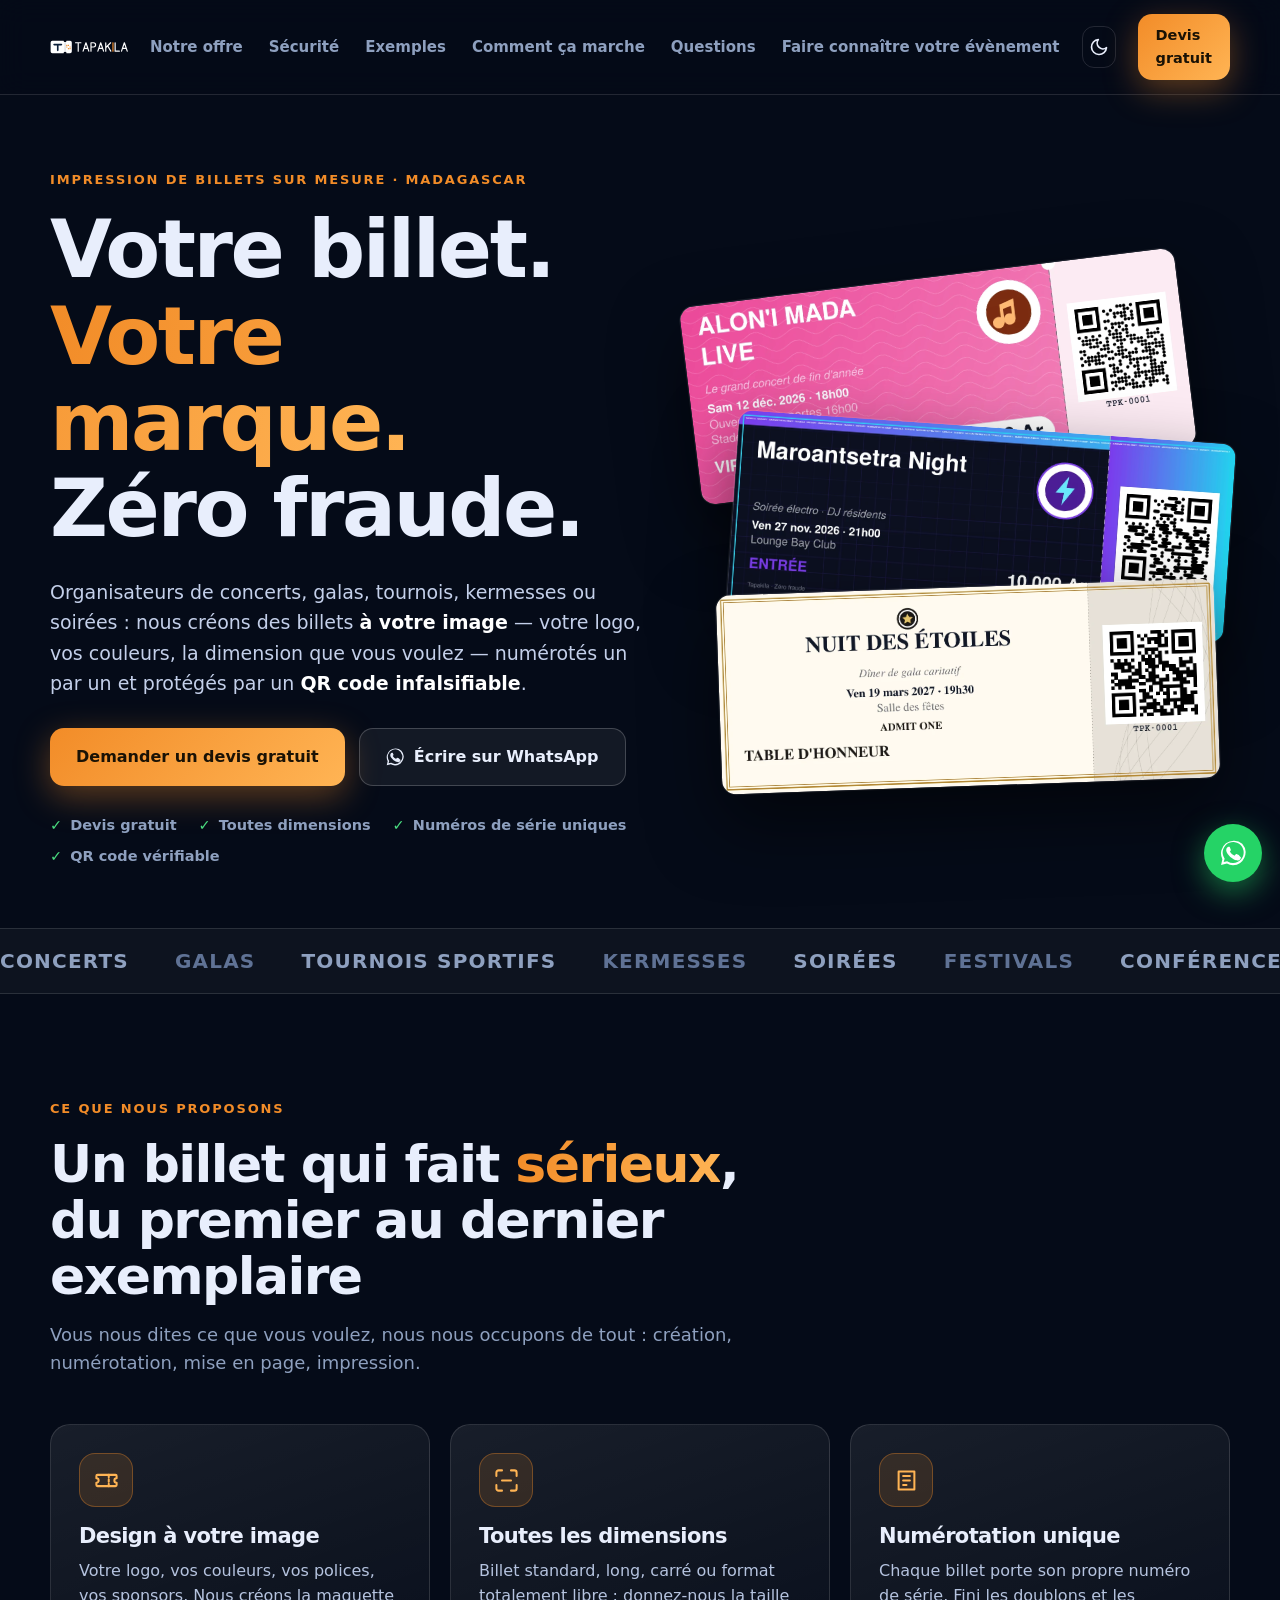
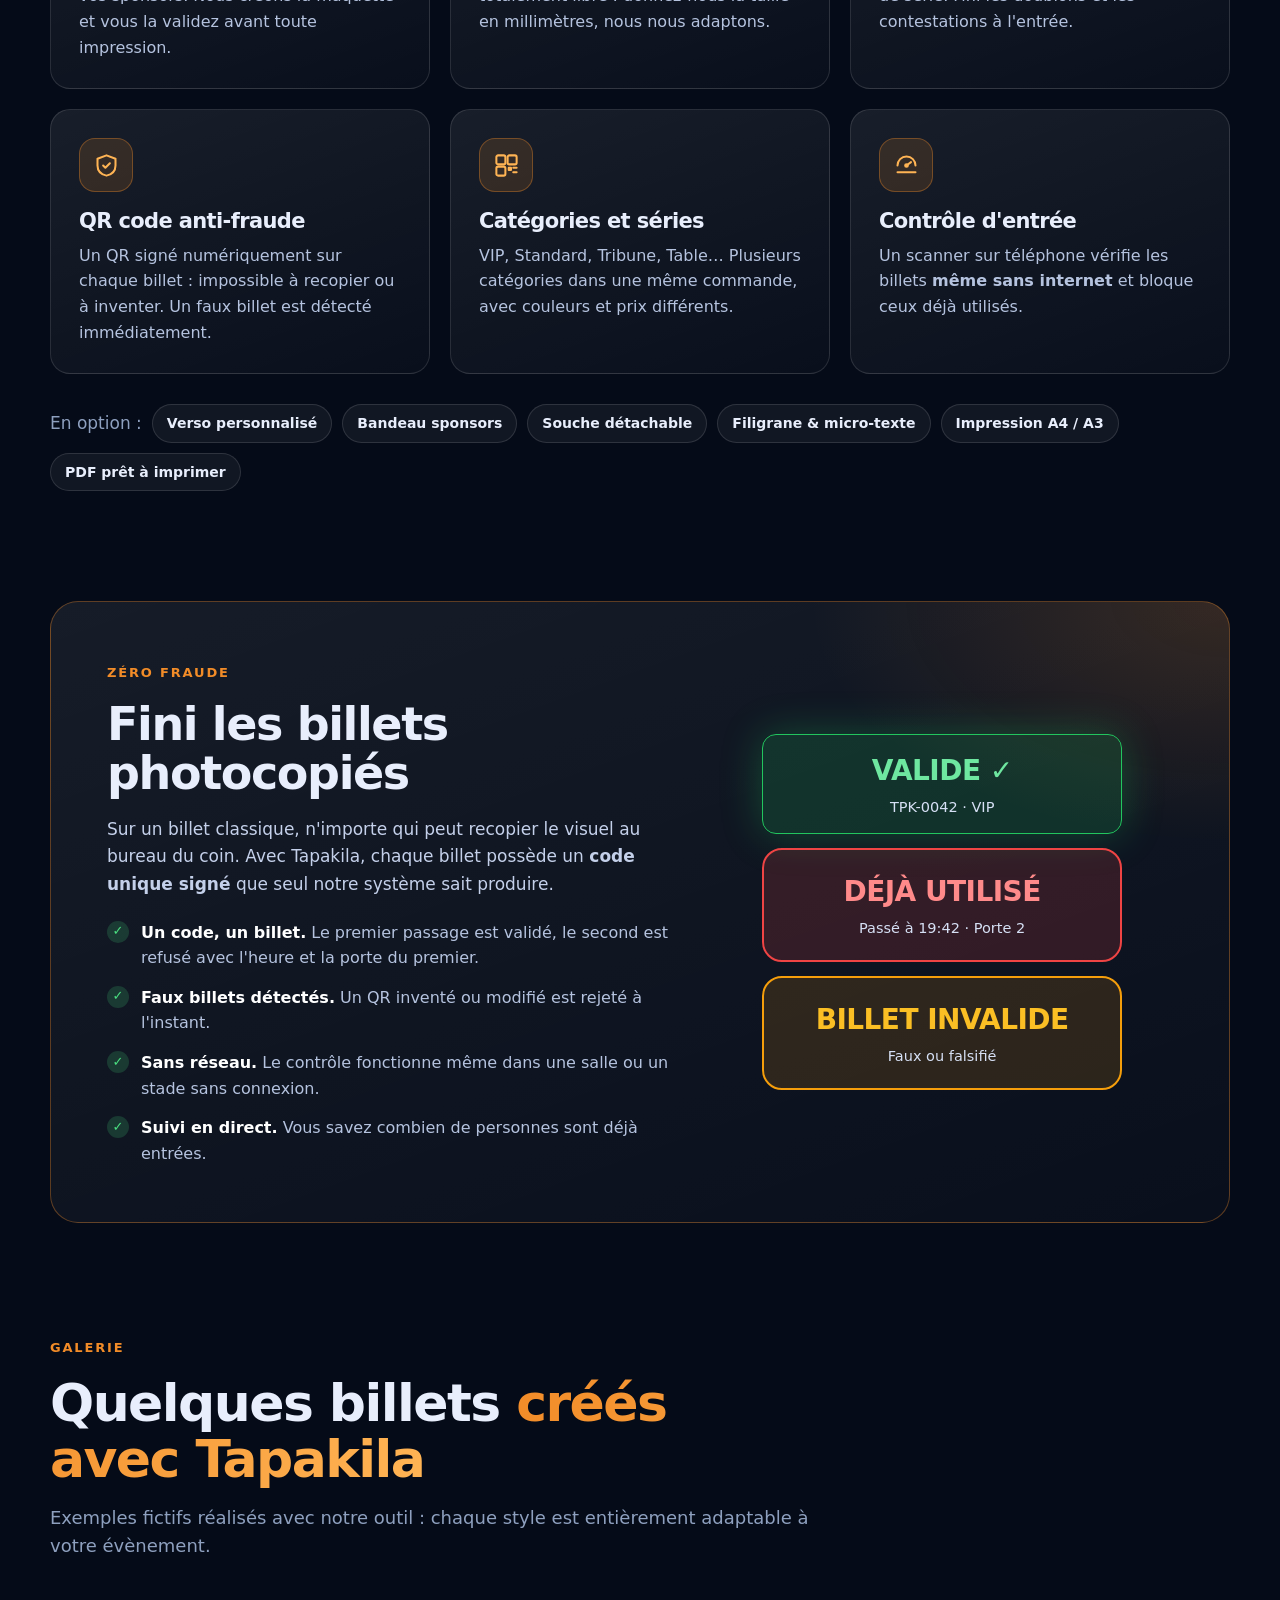
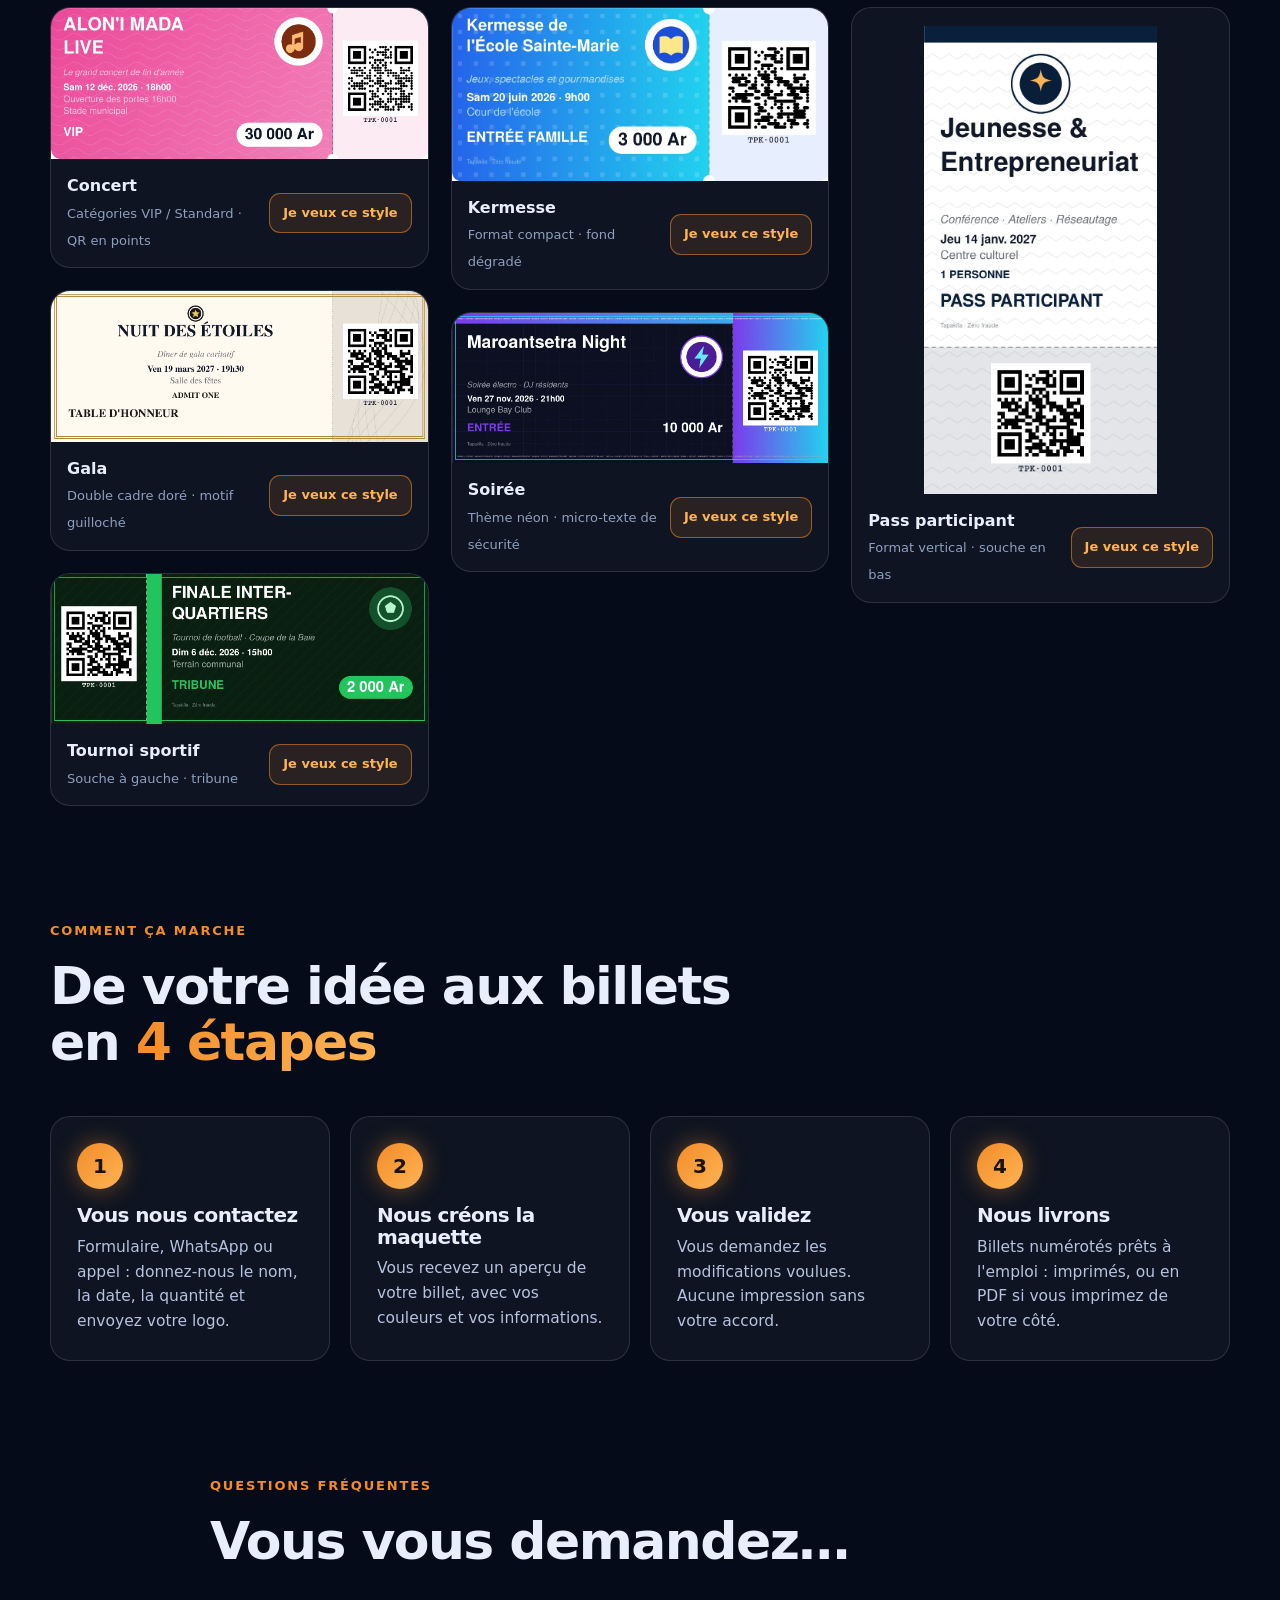
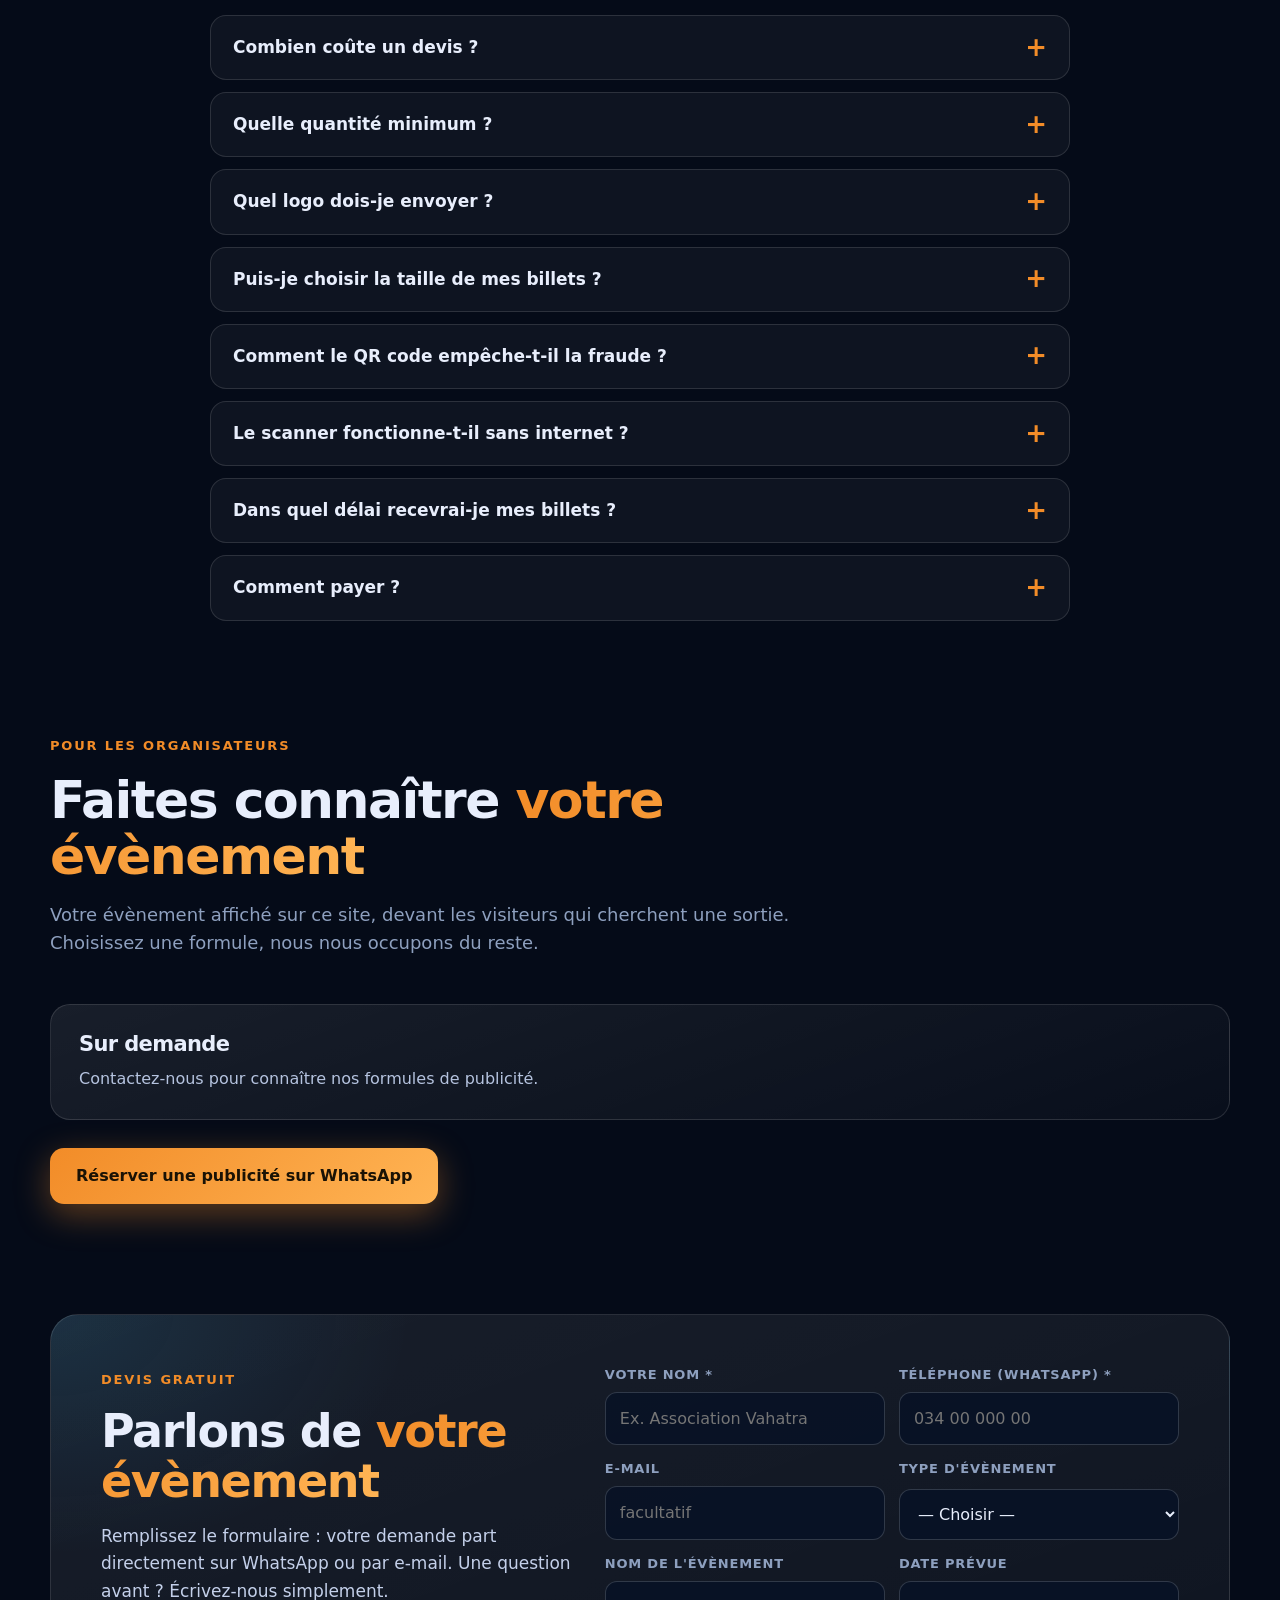
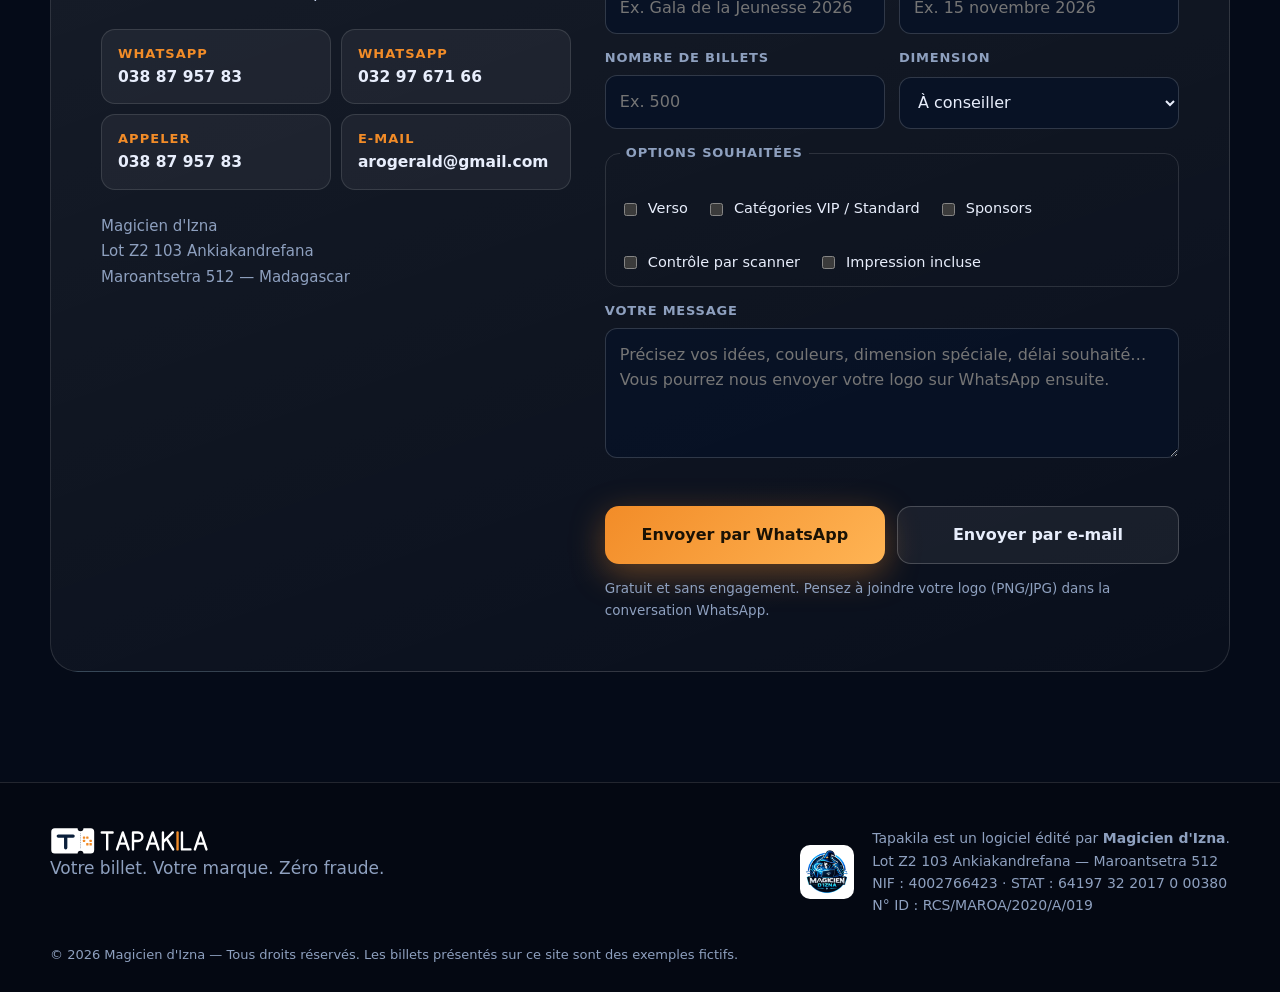
<file: index.html>
<!doctype html>
<html lang="fr">
<head>
<meta charset="utf-8">
<meta name="viewport" content="width=device-width,initial-scale=1">
<title>Tapakila — Billets personnalisés avec QR anti-fraude | Magicien d'Izna</title>
<meta name="description" content="Tapakila crée vos billets d'évènement sur mesure : votre logo, vos couleurs, la dimension de votre choix, numéros de série et QR code anti-fraude. Devis gratuit — Maroantsetra, Madagascar.">
<meta name="theme-color" content="#050b18">
<meta property="og:type" content="website"><meta property="og:title" content="Tapakila — Votre billet. Votre marque. Zéro fraude.">
<meta property="og:description" content="Billets d'évènement personnalisés, numérotés, avec QR code sécurisé. Devis gratuit.">
<meta property="og:image" content="img/ex/concert.webp">
<link rel="icon" type="image/svg+xml" href="img/tapakila-icon.svg">
<link rel="stylesheet" href="css/site.css">
<script src="js/config.js"></script>
<script>try{var t=localStorage.getItem("tpk_site_theme")||(window.TAPAKILA_SITE&&TAPAKILA_SITE.defaultTheme)||"blue";if(t==="red")document.documentElement.dataset.theme="red"}catch(e){}</script>
<script type="application/ld+json">{"@context":"https://schema.org","@type":"LocalBusiness","name":"Magicien d'Izna — Tapakila","description":"Billets d'évènement personnalisés avec QR code anti-fraude","telephone":["+261388795783","+261329767166"],"email":"arogerald@gmail.com","address":{"@type":"PostalAddress","streetAddress":"Lot Z2 103 Ankiakandrefana","addressLocality":"Maroantsetra","postalCode":"512","addressCountry":"MG"}}</script>
</head>
<body>
<div class="bg" aria-hidden="true"><i></i><i></i><i></i></div>

<header class="nav" id="top">
  <a class="brand" href="#top" aria-label="Tapakila"><img src="img/tapakila-lockup-dark.svg" alt="Tapakila" height="30"></a>
  <nav id="menu" aria-label="Navigation">
    <a href="#evenements" id="mEv" hidden>Évènements</a><a href="#actus" id="mNews" hidden>Actualités</a><a href="#offre">Notre offre</a><a href="#securite">Sécurité</a><a href="#exemples">Exemples</a><a href="#process">Comment ça marche</a><a href="#faq">Questions</a><a href="#pub">Faire connaître votre évènement</a>
  </nav>
  <button class="theme-t" id="themeT" aria-label="Changer de thème" title="Bleu nuit / Rouge nuit"><svg viewBox="0 0 24 24"><path d="M21 12.8A9 9 0 1111.2 3a7 7 0 009.8 9.8z"/></svg></button>
  <a class="btn sm" href="#contact">Devis gratuit</a>
  <button class="burger" id="burger" aria-label="Menu" aria-expanded="false"><span></span><span></span><span></span></button>
</header>

<main>
<!-- ============ HERO ============ -->
<section class="hero wrap">
  <div class="hero-t reveal">
    <span class="eyebrow">Impression de billets sur mesure · Madagascar</span>
    <h1>Votre billet.<br><em>Votre marque.</em><br>Zéro fraude.</h1>
    <p class="lead">Organisateurs de concerts, galas, tournois, kermesses ou soirées : nous créons des billets <b>à votre image</b> — votre logo, vos couleurs, la dimension que vous voulez — numérotés un par un et protégés par un <b>QR code infalsifiable</b>.</p>
    <div class="cta">
      <a class="btn" href="#contact">Demander un devis gratuit</a>
      <a class="btn ghost" id="heroWa" href="#" target="_blank" rel="noopener"><svg width="18" height="18" viewBox="0 0 24 24" fill="currentColor"><path d="M20.5 3.5A11.8 11.8 0 0 0 2.2 17.7L1 23l5.4-1.4A11.8 11.8 0 0 0 12 23.2 11.8 11.8 0 0 0 20.5 3.5zM12 21.2a9.7 9.7 0 0 1-5-1.4l-.4-.2-3.2.8.9-3.1-.2-.4a9.7 9.7 0 1 1 7.9 4.3zm5.3-7.3c-.3-.1-1.7-.8-2-.9s-.5-.1-.7.1-.8.9-.9 1.1-.3.2-.6.1a7.9 7.9 0 0 1-3.9-3.4c-.3-.5.3-.5.8-1.5.1-.2 0-.4 0-.5l-.9-2.1c-.2-.6-.5-.5-.7-.5h-.6a1.2 1.2 0 0 0-.9.4 3.8 3.8 0 0 0-1.2 2.8 6.6 6.6 0 0 0 1.4 3.5 15 15 0 0 0 5.8 5.1c2.1.9 2.9.9 3.9.8a3.3 3.3 0 0 0 2.2-1.6 2.7 2.7 0 0 0 .2-1.6c-.1-.1-.3-.2-.6-.3z"/></svg> Écrire sur WhatsApp</a>
    </div>
    <ul class="ticks"><li>Devis gratuit</li><li>Toutes dimensions</li><li>Numéros de série uniques</li><li>QR code vérifiable</li></ul>
  </div>
  <div class="hero-v reveal" aria-hidden="true">
    <img class="tk t1" src="img/ex/concert.webp" alt="" width="700" height="280">
    <img class="tk t2" src="img/ex/soiree.webp" alt="" width="700" height="280">
    <img class="tk t3" src="img/ex/gala.webp" alt="" width="700" height="280">
  </div>
</section>

<div class="marquee" aria-hidden="true"><div><span>Concerts</span><span>Galas</span><span>Tournois sportifs</span><span>Kermesses</span><span>Soirées</span><span>Festivals</span><span>Conférences</span><span>Spectacles</span><span>Fêtes scolaires</span><span>Cérémonies</span>
<span>Concerts</span><span>Galas</span><span>Tournois sportifs</span><span>Kermesses</span><span>Soirées</span><span>Festivals</span><span>Conférences</span><span>Spectacles</span><span>Fêtes scolaires</span><span>Cérémonies</span></div></div>

<!-- ============ OFFRE ============ -->
<!-- ============ VITRINE : évènements & actualités (alimentés par data/vitrine.json) ============ -->
<div class="wrap" id="banWrap" hidden><a class="ban" id="ban" href="#" target="_blank" rel="noopener sponsored"><img id="banImg" alt=""><span class="tag">Publicité</span></a></div>
<section class="wrap sec" id="evenements" hidden>
  <div class="sec-h reveal"><span class="eyebrow">Agenda</span><h2>Évènements <em>à venir</em></h2><p>Réservez votre place directement auprès de l'organisateur.</p></div>
  <div class="ev-bar" id="evBar" role="search">
    <input id="evQ" type="search" placeholder="Rechercher un évènement, un lieu, une ville…" aria-label="Rechercher">
    <select id="evCity" aria-label="Ville"></select>
    <select id="evWhen" aria-label="Date"><option value="">Toutes les dates</option><option value="today">Aujourd'hui</option><option value="week">7 prochains jours</option><option value="weekend">Ce week-end</option><option value="month">Ce mois-ci</option></select>
    <select id="evPrice" aria-label="Prix"><option value="">Tous les prix</option><option value="free">Gratuit</option><option value="lt10">Moins de 10 000 Ar</option><option value="mid">10 000 – 30 000 Ar</option><option value="gt30">Plus de 30 000 Ar</option></select>
    <button type="button" class="pick" id="evReset" hidden>Réinitialiser</button>
  </div>
  <div class="chips" id="evCats"></div>
  <div id="evOut"></div>
</section>
<section class="wrap sec" id="actus" hidden>
  <div class="sec-h reveal"><span class="eyebrow">Actualités</span><h2>Les <em>dernières nouvelles</em></h2></div>
  <div class="news-grid" id="newsGrid"></div>
</section>
<div class="modal" id="evModal" hidden><div class="modal-b" role="dialog" aria-modal="true"><button class="modal-x" id="evX" aria-label="Fermer">×</button><div id="evBody"></div></div></div>

<section class="wrap sec" id="offre">
  <div class="sec-h reveal"><span class="eyebrow">Ce que nous proposons</span><h2>Un billet qui fait <em>sérieux</em>, du premier au dernier exemplaire</h2><p>Vous nous dites ce que vous voulez, nous nous occupons de tout : création, numérotation, mise en page, impression.</p></div>
  <div class="grid3">
    <article class="card reveal"><div class="ic"><svg viewBox="0 0 24 24"><path d="M4 7h16a1 1 0 011 1v2a2 2 0 000 4v2a1 1 0 01-1 1H4a1 1 0 01-1-1v-2a2 2 0 000-4V8a1 1 0 011-1z"/><path d="M14 7v10" stroke-dasharray="2 2"/></svg></div><h3>Design à votre image</h3><p>Votre logo, vos couleurs, vos polices, vos sponsors. Nous créons la maquette et vous la validez avant toute impression.</p></article>
    <article class="card reveal"><div class="ic"><svg viewBox="0 0 24 24"><path d="M3 8V5a2 2 0 012-2h3M16 3h3a2 2 0 012 2v3M21 16v3a2 2 0 01-2 2h-3M8 21H5a2 2 0 01-2-2v-3"/><path d="M8 12h8"/></svg></div><h3>Toutes les dimensions</h3><p>Billet standard, long, carré ou format totalement libre : donnez-nous la taille en millimètres, nous nous adaptons.</p></article>
    <article class="card reveal"><div class="ic"><svg viewBox="0 0 24 24"><path d="M5 4h14v16H5z"/><path d="M9 8h6M9 12h6M9 16h3"/></svg></div><h3>Numérotation unique</h3><p>Chaque billet porte son propre numéro de série. Fini les doublons et les contestations à l'entrée.</p></article>
    <article class="card reveal"><div class="ic"><svg viewBox="0 0 24 24"><path d="M12 3l8 3v6c0 5-3.5 8-8 9-4.5-1-8-4-8-9V6z"/><path d="M9 12l2 2 4-4"/></svg></div><h3>QR code anti-fraude</h3><p>Un QR signé numériquement sur chaque billet : impossible à recopier ou à inventer. Un faux billet est détecté immédiatement.</p></article>
    <article class="card reveal"><div class="ic"><svg viewBox="0 0 24 24"><rect x="3" y="3" width="8" height="8" rx="1.5"/><rect x="13" y="3" width="8" height="8" rx="1.5"/><rect x="3" y="13" width="8" height="8" rx="1.5"/><path d="M14 14h2v2h-2zM18 18h3M18 14h3"/></svg></div><h3>Catégories et séries</h3><p>VIP, Standard, Tribune, Table… Plusieurs catégories dans une même commande, avec couleurs et prix différents.</p></article>
    <article class="card reveal"><div class="ic"><svg viewBox="0 0 24 24"><path d="M4 12a8 8 0 1116 0"/><path d="M12 12l4-3"/><circle cx="12" cy="12" r="1.2"/><path d="M4 18h16"/></svg></div><h3>Contrôle d'entrée</h3><p>Un scanner sur téléphone vérifie les billets <b>même sans internet</b> et bloque ceux déjà utilisés.</p></article>
  </div>
  <div class="opts reveal"><span>En option :</span><b>Verso personnalisé</b><b>Bandeau sponsors</b><b>Souche détachable</b><b>Filigrane & micro-texte</b><b>Impression A4 / A3</b><b>PDF prêt à imprimer</b></div>
</section>

<!-- ============ SECURITE ============ -->
<section class="wrap sec sec-sec" id="securite">
  <div class="sec-card reveal">
    <div class="sc-t">
      <span class="eyebrow">Zéro fraude</span>
      <h2>Fini les billets photocopiés</h2>
      <p>Sur un billet classique, n'importe qui peut recopier le visuel au bureau du coin. Avec Tapakila, chaque billet possède un <b>code unique signé</b> que seul notre système sait produire.</p>
      <ul class="chk"><li><b>Un code, un billet.</b> Le premier passage est validé, le second est refusé avec l'heure et la porte du premier.</li><li><b>Faux billets détectés.</b> Un QR inventé ou modifié est rejeté à l'instant.</li><li><b>Sans réseau.</b> Le contrôle fonctionne même dans une salle ou un stade sans connexion.</li><li><b>Suivi en direct.</b> Vous savez combien de personnes sont déjà entrées.</li></ul>
    </div>
    <div class="sc-v" aria-hidden="true">
      <div class="scan"><div class="res ok"><b>VALIDE ✓</b><span>TPK-0042 · VIP</span></div><div class="res bad"><b>DÉJÀ UTILISÉ</b><span>Passé à 19:42 · Porte 2</span></div><div class="res bad2"><b>BILLET INVALIDE</b><span>Faux ou falsifié</span></div></div>
    </div>
  </div>
</section>

<!-- ============ EXEMPLES ============ -->
<section class="wrap sec" id="exemples">
  <div class="sec-h reveal"><span class="eyebrow">Galerie</span><h2>Quelques billets <em>créés avec Tapakila</em></h2><p>Exemples fictifs réalisés avec notre outil : chaque style est entièrement adaptable à votre évènement.</p></div>
  <div class="gal">
    <figure class="reveal" data-t="Concert / festival"><img src="img/ex/concert.webp" alt="Billet de concert coloré avec catégories VIP et Standard" loading="lazy"><figcaption><div><b>Concert</b><span>Catégories VIP / Standard · QR en points</span></div><button class="pick">Je veux ce style</button></figcaption></figure>
    <figure class="reveal" data-t="Gala / dîner / mariage"><img src="img/ex/gala.webp" alt="Billet de gala élégant doré" loading="lazy"><figcaption><div><b>Gala</b><span>Double cadre doré · motif guilloché</span></div><button class="pick">Je veux ce style</button></figcaption></figure>
    <figure class="reveal" data-t="Tournoi sportif"><img src="img/ex/foot.webp" alt="Billet de finale de football" loading="lazy"><figcaption><div><b>Tournoi sportif</b><span>Souche à gauche · tribune</span></div><button class="pick">Je veux ce style</button></figcaption></figure>
    <figure class="reveal" data-t="Kermesse / fête scolaire"><img src="img/ex/ecole.webp" alt="Billet de kermesse d'école" loading="lazy"><figcaption><div><b>Kermesse</b><span>Format compact · fond dégradé</span></div><button class="pick">Je veux ce style</button></figcaption></figure>
    <figure class="reveal" data-t="Soirée / club"><img src="img/ex/soiree.webp" alt="Billet de soirée électro néon" loading="lazy"><figcaption><div><b>Soirée</b><span>Thème néon · micro-texte de sécurité</span></div><button class="pick">Je veux ce style</button></figcaption></figure>
    <figure class="reveal tall" data-t="Conférence / pass participant"><img src="img/ex/pass.webp" alt="Pass de conférence vertical" loading="lazy"><figcaption><div><b>Pass participant</b><span>Format vertical · souche en bas</span></div><button class="pick">Je veux ce style</button></figcaption></figure>
  </div>
</section>

<!-- ============ PROCESS ============ -->
<section class="wrap sec" id="process">
  <div class="sec-h reveal"><span class="eyebrow">Comment ça marche</span><h2>De votre idée aux billets en <em>4 étapes</em></h2></div>
  <ol class="steps">
    <li class="reveal"><i>1</i><h3>Vous nous contactez</h3><p>Formulaire, WhatsApp ou appel : donnez-nous le nom, la date, la quantité et envoyez votre logo.</p></li>
    <li class="reveal"><i>2</i><h3>Nous créons la maquette</h3><p>Vous recevez un aperçu de votre billet, avec vos couleurs et vos informations.</p></li>
    <li class="reveal"><i>3</i><h3>Vous validez</h3><p>Vous demandez les modifications voulues. Aucune impression sans votre accord.</p></li>
    <li class="reveal"><i>4</i><h3>Nous livrons</h3><p>Billets numérotés prêts à l'emploi : imprimés, ou en PDF si vous imprimez de votre côté.</p></li>
  </ol>
</section>

<!-- ============ FAQ ============ -->
<section class="wrap sec narrow" id="faq">
  <div class="sec-h reveal"><span class="eyebrow">Questions fréquentes</span><h2>Vous vous demandez…</h2></div>
  <div class="faq reveal">
    <details><summary>Combien coûte un devis ?</summary><p>Rien : le devis est gratuit et sans engagement. Le prix dépend surtout de la quantité, du format et des options choisies. Nous répondons rapidement, en général dans la journée.</p></details>
    <details><summary>Quelle quantité minimum ?</summary><p>Il n'y a pas de minimum imposé : de quelques dizaines à plusieurs milliers de billets. Dites-nous simplement combien vous en voulez.</p></details>
    <details><summary>Quel logo dois-je envoyer ?</summary><p>Une image PNG ou JPG, la plus nette possible (idéalement sur fond transparent). Si vous n'en avez pas, nous pouvons créer un visuel simple à partir du nom de votre évènement.</p></details>
    <details><summary>Puis-je choisir la taille de mes billets ?</summary><p>Oui. Donnez-nous les dimensions en millimètres (par exemple 150 × 60 mm). Nous organisons ensuite l'impression sur feuilles A4 ou A3 pour limiter les pertes.</p></details>
    <details><summary>Comment le QR code empêche-t-il la fraude ?</summary><p>Chaque QR est signé avec une clé secrète : il est impossible d'en fabriquer un valide sans elle. À l'entrée, le scanner vérifie la signature et refuse un billet déjà utilisé.</p></details>
    <details><summary>Le scanner fonctionne-t-il sans internet ?</summary><p>Oui. Les billets de votre évènement sont chargés sur le téléphone avant l'ouverture, puis chaque contrôle se fait sur l'appareil, sans connexion.</p></details>
    <details><summary>Dans quel délai recevrai-je mes billets ?</summary><p>Cela dépend de la quantité et de la validation de la maquette. Précisez votre date d'évènement dans votre demande, nous vous confirmerons le délai.</p></details>
    <details><summary>Comment payer ?</summary><p>Les modalités (acompte, solde, Mobile Money ou espèces) sont précisées dans le devis.</p></details>
  </div>
</section>

<!-- ============ CONTACT ============ -->
<!-- ============ PUBLICITÉ ============ -->
<section class="wrap sec" id="pub">
  <div class="sec-h reveal"><span class="eyebrow">Pour les organisateurs</span><h2>Faites connaître <em>votre évènement</em></h2><p>Votre évènement affiché sur ce site, devant les visiteurs qui cherchent une sortie. Choisissez une formule, nous nous occupons du reste.</p></div>
  <div class="grid3" id="pubGrid"></div>
  <div class="cta" style="margin-top:28px"><a class="btn" id="pubWa" href="#" target="_blank" rel="noopener">Réserver une publicité sur WhatsApp</a></div>
</section>

<section class="wrap sec" id="contact">
  <div class="contact reveal">
    <div class="ct-l">
      <span class="eyebrow">Devis gratuit</span>
      <h2>Parlons de <em>votre évènement</em></h2>
      <p>Remplissez le formulaire : votre demande part directement sur WhatsApp ou par e-mail. Une question avant ? Écrivez-nous simplement.</p>
      <div class="direct">
        <a class="dl" id="dWa1" href="#" target="_blank" rel="noopener"><b>WhatsApp</b><span id="dP1"></span></a>
        <a class="dl" id="dWa2" href="#" target="_blank" rel="noopener"><b>WhatsApp</b><span id="dP2"></span></a>
        <a class="dl" id="dTel" href="#"><b>Appeler</b><span id="dP3"></span></a>
        <a class="dl" id="dMail" href="#"><b>E-mail</b><span id="dEm"></span></a>
      </div>
      <p class="addr">Magicien d'Izna<br>Lot Z2 103 Ankiakandrefana<br>Maroantsetra 512 — Madagascar</p>
    </div>
    <form class="ct-f" id="form" novalidate>
      <div class="two"><label>Votre nom *<input name="nom" required autocomplete="name" placeholder="Ex. Association Vahatra"></label>
      <label>Téléphone (WhatsApp) *<input name="tel" type="tel" required autocomplete="tel" placeholder="034 00 000 00"></label></div>
      <div class="two"><label>E-mail<input name="email" type="email" autocomplete="email" placeholder="facultatif"></label>
      <label>Type d'évènement<select name="type" id="fType"><option value="">— Choisir —</option><option>Concert / festival</option><option>Gala / dîner / mariage</option><option>Tournoi sportif</option><option>Kermesse / fête scolaire</option><option>Soirée / club</option><option>Conférence / pass participant</option><option>Spectacle / théâtre</option><option>Autre</option></select></label></div>
      <div class="two"><label>Nom de l'évènement<input name="evenement" placeholder="Ex. Gala de la Jeunesse 2026"></label>
      <label>Date prévue<input name="date" placeholder="Ex. 15 novembre 2026"></label></div>
      <div class="two"><label>Nombre de billets<input name="quantite" inputmode="numeric" placeholder="Ex. 500"></label>
      <label>Dimension<select name="taille" id="fSize"><option value="">À conseiller</option><option>Standard 150 × 60 mm</option><option>Compact 120 × 55 mm</option><option>Carte 85 × 54 mm</option><option>Vertical 70 × 140 mm</option><option>Autre (précisez ci-dessous)</option></select></label></div>
      <div class="two" id="fCustom" hidden><label>Largeur (mm)<input name="largeur" inputmode="numeric" placeholder="Ex. 200"></label><label>Hauteur (mm)<input name="hauteur" inputmode="numeric" placeholder="Ex. 80"></label></div>
      <figure class="prev" id="prev" aria-live="polite"><div class="prev-box" id="prevBox"></div><figcaption id="prevCap"></figcaption></figure>
      <fieldset><legend>Options souhaitées</legend>
        <label class="chk"><input type="checkbox" name="opt" value="Verso personnalisé"> Verso</label>
        <label class="chk"><input type="checkbox" name="opt" value="Plusieurs catégories (VIP, Standard…)"> Catégories VIP / Standard</label>
        <label class="chk"><input type="checkbox" name="opt" value="Bandeau sponsors"> Sponsors</label>
        <label class="chk"><input type="checkbox" name="opt" value="Contrôle d'entrée par scanner"> Contrôle par scanner</label>
        <label class="chk"><input type="checkbox" name="opt" value="Impression incluse"> Impression incluse</label>
      </fieldset>
      <label>Votre message<textarea name="message" rows="4" placeholder="Précisez vos idées, couleurs, dimension spéciale, délai souhaité… Vous pourrez nous envoyer votre logo sur WhatsApp ensuite."></textarea></label>
      <input type="text" name="site" tabindex="-1" autocomplete="off" class="hp" aria-hidden="true">
      <p class="err" id="ferr" role="alert"></p>
      <div class="send"><button class="btn" type="button" id="sWa">Envoyer par WhatsApp</button><button class="btn ghost" type="button" id="sMail">Envoyer par e-mail</button></div>
      <p class="note">Gratuit et sans engagement. Pensez à joindre votre logo (PNG/JPG) dans la conversation WhatsApp.</p>
      <div class="ok" id="fok" hidden><b>Merci !</b> Votre demande est prête : terminez l'envoi dans la fenêtre qui s'est ouverte. Nous revenons vers vous très vite.</div>
    </form>
  </div>
</section>
</main>

<footer class="foot">
  <div class="wrap fgrid">
    <div><img src="img/tapakila-lockup-dark.svg" alt="Tapakila" height="28"><p class="mut">Votre billet. Votre marque. Zéro fraude.</p></div>
    <div class="fcopy"><img src="img/magicien-izna.webp" alt="Magicien d'Izna" height="54"><p class="mut">Tapakila est un logiciel édité par <b>Magicien d'Izna</b>.<br>Lot Z2 103 Ankiakandrefana — Maroantsetra 512<br>NIF : 4002766423 · STAT : 64197 32 2017 0 00380<br>N° ID : RCS/MAROA/2020/A/019</p></div>
  </div>
  <div class="wrap legal mut">© <span id="yr"></span> Magicien d'Izna — Tous droits réservés. Les billets présentés sur ce site sont des exemples fictifs.</div>
</footer>

<a class="fab" id="fab" href="#" target="_blank" rel="noopener" aria-label="Écrire sur WhatsApp"><svg width="26" height="26" viewBox="0 0 24 24" fill="currentColor"><path d="M20.5 3.5A11.8 11.8 0 0 0 2.2 17.7L1 23l5.4-1.4A11.8 11.8 0 0 0 12 23.2 11.8 11.8 0 0 0 20.5 3.5zM12 21.2a9.7 9.7 0 0 1-5-1.4l-.4-.2-3.2.8.9-3.1-.2-.4a9.7 9.7 0 1 1 7.9 4.3zm5.3-7.3c-.3-.1-1.7-.8-2-.9s-.5-.1-.7.1-.8.9-.9 1.1-.3.2-.6.1a7.9 7.9 0 0 1-3.9-3.4c-.3-.5.3-.5.8-1.5.1-.2 0-.4 0-.5l-.9-2.1c-.2-.6-.5-.5-.7-.5h-.6a1.2 1.2 0 0 0-.9.4 3.8 3.8 0 0 0-1.2 2.8 6.6 6.6 0 0 0 1.4 3.5 15 15 0 0 0 5.8 5.1c2.1.9 2.9.9 3.9.8a3.3 3.3 0 0 0 2.2-1.6 2.7 2.7 0 0 0 .2-1.6c-.1-.1-.3-.2-.6-.3z"/></svg></a>

<script src="js/site.js"></script>
<script src="js/vitrine.js"></script>
<script src="js/apercu.js"></script>
</body>
</html>
</file>
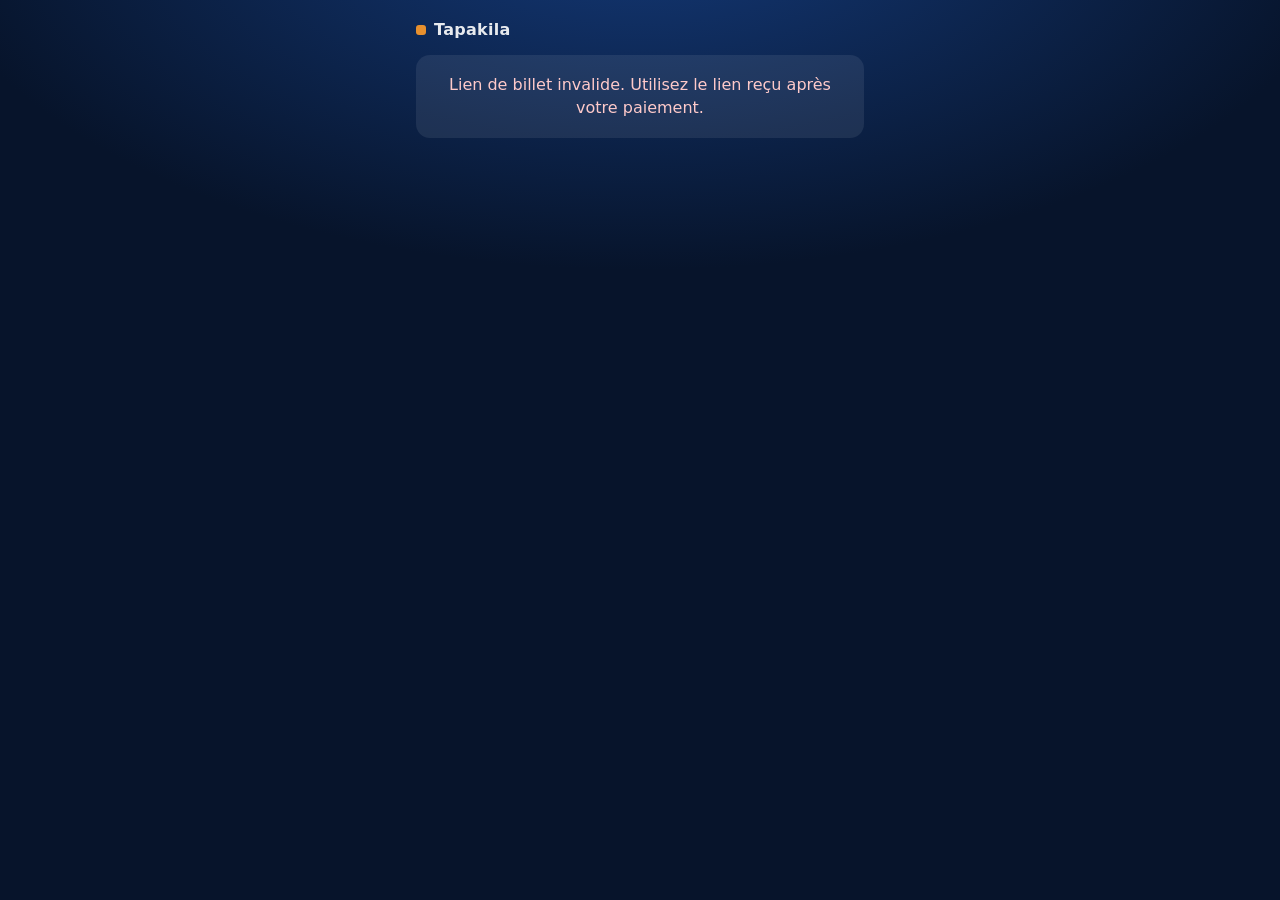
<file: billet.html>
<!doctype html>
<html lang="fr"><head><meta charset="utf-8"><meta name="viewport" content="width=device-width,initial-scale=1"><meta name="robots" content="noindex"><meta name="referrer" content="no-referrer">
<title>Mon billet · Tapakila</title>
<style>
:root{--bg:#07142b;--ink:#0b1b36;--mut:#8ea3c4;--acc:#ff9c2a;--ok:#22c55e;--bad:#ef4444}
*{box-sizing:border-box}body{margin:0;font:16px/1.45 system-ui,-apple-system,Segoe UI,Roboto,sans-serif;background:radial-gradient(1200px 600px at 50% -10%,#143a7a 0%,var(--bg) 60%) fixed;color:#fff;min-height:100vh}
.w{max-width:480px;margin:0 auto;padding:18px 16px 40px}
.brand{display:flex;align-items:center;gap:8px;font-weight:700;letter-spacing:.3px;opacity:.9;margin-bottom:14px}.brand i{width:10px;height:10px;border-radius:3px;background:var(--acc);display:inline-block}
h1{font-size:22px;margin:0 0 4px}.sub{color:var(--mut);margin:0 0 16px;font-size:14px}
.tk{background:#fff;color:var(--ink);border-radius:18px;margin:0 0 16px;overflow:hidden;box-shadow:0 14px 40px rgba(0,0,0,.4);position:relative;page-break-inside:avoid}
.tk .top{padding:16px 18px 10px;background:linear-gradient(135deg,#1d4ed8,#0b2a66);color:#fff}
.tk .cat{display:inline-block;font-size:12px;font-weight:700;letter-spacing:.8px;background:var(--acc);color:#1a1100;border-radius:99px;padding:2px 10px;margin-bottom:6px}
.tk .ti{font-size:19px;font-weight:700;line-height:1.2}.tk .meta{font-size:13.5px;opacity:.9;margin-top:4px}
.tk .qr{padding:18px;text-align:center;border-top:2px dashed #cbd5e1;position:relative}
.tk .qr:before,.tk .qr:after{content:"";position:absolute;top:-11px;width:20px;height:20px;border-radius:50%;background:var(--bg)}.tk .qr:before{left:-10px}.tk .qr:after{right:-10px}
.tk img{width:min(100%,300px);height:auto;image-rendering:pixelated}
.tk .sn{font:700 15px ui-monospace,Menlo,Consolas,monospace;letter-spacing:1px;margin-top:6px}.tk .nm{color:#51607a;font-size:13px}
.tk.used img{opacity:.18}.tk .stamp{display:none;position:absolute;left:50%;top:62%;transform:translate(-50%,-50%) rotate(-12deg);border:4px solid var(--bad);color:var(--bad);font-weight:800;font-size:26px;padding:4px 14px;border-radius:10px;background:rgba(255,255,255,.85)}.tk.used .stamp{display:block}
.btns{display:flex;gap:8px;flex-wrap:wrap;margin:6px 0 14px}.btns a,.btns button{flex:1;min-width:130px;text-align:center;padding:11px 12px;border-radius:12px;border:1px solid rgba(255,255,255,.25);background:rgba(255,255,255,.08);color:#fff;font:600 14px inherit;cursor:pointer;text-decoration:none}
.tip{font-size:13px;color:var(--mut);margin-top:6px}.msg{padding:18px;border-radius:14px;background:rgba(255,255,255,.08);text-align:center}.err{color:#fecaca}
@media print{body{background:#fff;color:#000}.btns,.tip,.brand{display:none}.tk{box-shadow:none;border:1px solid #999}}
</style></head><body><div class="w">
<div class="brand"><i></i> Tapakila</div>
<div id="root"><div class="msg">Chargement de votre billet…</div></div>
</div>
<script src="js/config.js" onerror="void 0"></script>
<script>
(function () {
  const cfg = window.TAPAKILA_SITE || {}, API = cfg.vitrineUrl ? cfg.vitrineUrl.replace(/\/$/, '') : location.origin + '/public';
  const root = document.getElementById('root'), t = new URLSearchParams(location.search).get('t') || '';
  const esc = (s) => String(s == null ? '' : s).replace(/[&<>"]/g, (c) => ({ '&': '&amp;', '<': '&lt;', '>': '&gt;', '"': '&quot;' }[c]));
  const qrOk = (u) => (/^data:image\/png;base64,[A-Za-z0-9+\/=]+$/.test(String(u || '')) ? u : '');   // le QR doit être une image intégrée, rien d'autre
  const MOIS = ['janvier', 'février', 'mars', 'avril', 'mai', 'juin', 'juillet', 'août', 'septembre', 'octobre', 'novembre', 'décembre'];
  const fd = (d) => { const m = /^(\d{4})-(\d\d)-(\d\d)$/.exec(d || ''); return m ? `${+m[3]} ${MOIS[+m[2] - 1]} ${m[1]}` : ''; };
  if (!/^[a-f0-9]{16,32}$/.test(t)) { root.innerHTML = '<div class="msg err">Lien de billet invalide. Utilisez le lien reçu après votre paiement.</div>'; return; }
  fetch(API + '/ticket/' + t).then((r) => r.json().then((j) => { if (!r.ok) throw new Error(j.error || 'Billet introuvable'); return j; })).then((d) => {
    const ev = d.event, when = [fd(ev.date) + (ev.dateEnd && ev.dateEnd !== ev.date ? ' → ' + fd(ev.dateEnd) : ''), ev.time].filter(Boolean).join(' · '), where = [ev.venue, ev.city].filter(Boolean).join(', ');
    document.title = 'Mon billet · ' + ev.title;
    if (d.status !== 'validee') { root.innerHTML = `<h1>${esc(ev.title)}</h1><div class="msg">${d.status === 'en_attente' ? 'Votre paiement est en cours de vérification. Revenez sur cette page dans quelques instants.' : 'Cette réservation n\'est plus active. Contactez l\'organisateur.'}<div class="tip">Référence : ${esc(d.ref)}</div></div>`; return; }
    root.innerHTML = `<h1>${d.tickets.length > 1 ? 'Vos ' + d.tickets.length + ' billets' : 'Votre billet'}</h1><p class="sub">Présentez le QR code à l'entrée (écran à pleine luminosité). Un billet ne peut servir qu'une fois.</p>
      <div class="btns"><button id="pr">Imprimer / PDF</button></div>` +
      d.tickets.map((k, i) => `<div class="tk ${k.used ? 'used' : ''}"><div class="top">${k.cat ? `<span class="cat">${esc(k.cat)}</span>` : ''}<div class="ti">${esc(ev.title)}</div><div class="meta">${esc(when)}${where ? '<br>' + esc(where) : ''}</div></div>
        <div class="qr"><img alt="QR code du billet ${esc(k.serial)}" src="${qrOk(k.qr)}"><div class="sn">${esc(k.serial)}</div><div class="nm">${esc(d.name)} · ${esc(d.ref)}</div><div class="stamp">DÉJÀ UTILISÉ</div></div></div>`).join('') +
      `<div class="btns">${d.tickets.map((k) => `<a download="${esc(k.serial)}.png" href="${qrOk(k.qr)}">Enregistrer ${esc(k.serial)}</a>`).join('')}</div><div class="tip">Gardez ce lien : il redonne accès à vos billets. Ne le partagez qu'avec les personnes qui viennent avec vous.</div>`;
    document.getElementById('pr').onclick = () => print();
  }).catch((e) => { root.innerHTML = `<div class="msg err">${esc(e.message)}</div>`; });
})();
</script></body></html>
</file>
<file: css/site.css>
:root{--bg:#050b18;--bg-top:#07122a;--panel:#0b1830;--navy:#0B1F3A;--bg-rgb:5,11,24;--bg2-rgb:8,18,38;--ac-rgb:242,140,40;--c2-rgb:56,189,248;--aurora1:#1e6bff;--aurora3:#7c3aed;--orange:#F28C28;--amber:#ffb454;--cyan:#38bdf8;--txt:#e8eefc;--mut:#8ea0bf;--line:rgba(255,255,255,.12);--ok:#4ade80;--r:20px;color-scheme:dark}
:root[data-theme="red"]{--bg:#0a0507;--bg-top:#14070c;--panel:#1a0b10;--navy:#1a0b10;--bg-rgb:10,5,7;--bg2-rgb:26,11,16;--ac-rgb:240,49,86;--c2-rgb:245,158,11;--aurora1:#9f1239;--aurora3:#be185d;--orange:#f0315b;--amber:#ff7a92;--cyan:#f59e0b;--txt:#f7ecee;--mut:#b59ba3;--on-ac:#1f0409}
*{box-sizing:border-box}html{scroll-behavior:smooth;scroll-padding-top:84px;background:var(--bg)}
body{margin:0;color:var(--txt);font:17px/1.6 system-ui,-apple-system,"Segoe UI",Roboto,"Helvetica Neue",Arial,sans-serif;background:var(--bg);overflow-x:hidden}
img{max-width:100%;height:auto;display:block}a{color:inherit}h1,h2,h3{margin:0;letter-spacing:-.03em;line-height:1.08}
.wrap{width:min(1180px,100% - 40px);margin-inline:auto}.mut{color:var(--mut)}
em{font-style:normal;background:linear-gradient(100deg,var(--orange),var(--amber));-webkit-background-clip:text;background-clip:text;color:transparent}
.bg{position:fixed;inset:0;z-index:-1;pointer-events:none;overflow:hidden;background:linear-gradient(180deg,var(--bg-top),var(--bg) 70%)}
.bg i{position:absolute;border-radius:50%;filter:blur(110px);opacity:.3;animation:drift 26s ease-in-out infinite alternate}
.bg i:nth-child(1){width:560px;height:560px;background:var(--aurora1);left:-160px;top:18%}.bg i:nth-child(2){width:520px;height:520px;background:var(--orange);right:-180px;top:-80px;opacity:.2;animation-delay:-8s}.bg i:nth-child(3){width:420px;height:420px;background:var(--aurora3);left:40%;bottom:-160px;opacity:.16;animation-delay:-14s}
@keyframes drift{to{transform:translate(70px,50px) scale(1.12)}}

/* nav */
.nav{position:sticky;top:0;z-index:50;display:flex;align-items:center;gap:22px;padding:14px max(20px,calc((100% - 1180px)/2));background:rgba(var(--bg-rgb),.72);backdrop-filter:blur(14px);border-bottom:1px solid var(--line)}
.brand{display:flex;margin-right:auto}.nav nav{display:flex;gap:26px}.nav nav a{text-decoration:none;color:var(--mut);font-size:15px;font-weight:600;transition:.2s}.nav nav a:hover{color:var(--txt)}
.burger{display:none;background:none;border:1px solid var(--line);border-radius:12px;padding:10px;cursor:pointer}.burger span{display:block;width:20px;height:2px;background:var(--txt);margin:4px 0;transition:.25s}
.btn{display:inline-flex;align-items:center;justify-content:center;gap:10px;padding:15px 26px;border-radius:14px;border:0;font:inherit;font-weight:800;font-size:16px;text-decoration:none;cursor:pointer;color:var(--on-ac,#1a1205);background:linear-gradient(135deg,var(--orange),var(--amber));box-shadow:0 10px 34px rgba(var(--ac-rgb),.38);transition:.2s}
.btn:hover{transform:translateY(-2px);box-shadow:0 14px 42px rgba(var(--ac-rgb),.5)}.btn.sm{padding:10px 18px;font-size:14.5px}
.btn.ghost{background:rgba(255,255,255,.06);color:var(--txt);border:1px solid rgba(255,255,255,.2);box-shadow:none}.btn.ghost:hover{background:rgba(255,255,255,.12)}
.eyebrow{display:inline-block;font-size:13px;font-weight:800;text-transform:uppercase;letter-spacing:.14em;color:var(--orange);margin-bottom:16px}

/* hero */
.hero{display:grid;grid-template-columns:1.05fr .95fr;gap:40px;align-items:center;padding:70px 0 60px}
.hero h1{font-size:clamp(42px,6.4vw,80px);font-weight:900}.lead{font-size:19px;color:#c4d0ea;max-width:34em;margin:24px 0 30px}.lead b{color:#fff}
.cta{display:flex;flex-wrap:wrap;gap:14px}.ticks{display:flex;flex-wrap:wrap;gap:8px 22px;list-style:none;padding:0;margin:28px 0 0;color:var(--mut);font-size:14.5px;font-weight:600}
.ticks li:before{content:"✓";color:var(--ok);margin-right:8px;font-weight:900}
.hero-v{position:relative;height:520px}
.tk{height:auto;position:absolute;width:min(560px,92%);border-radius:14px;box-shadow:0 30px 70px rgba(0,0,0,.55),0 0 0 1px rgba(255,255,255,.1);animation:flo 7s ease-in-out infinite alternate}
.t1{left:0;top:20px;transform:rotate(-7deg)}.t2{right:0;top:170px;transform:rotate(4deg);animation-delay:-2s}.t3{left:30px;top:330px;transform:rotate(-2deg);animation-delay:-4s}
@keyframes flo{to{translate:0 -14px}}
.marquee{border-block:1px solid var(--line);background:rgba(255,255,255,.03);overflow:hidden;padding:16px 0}
.marquee div{display:flex;gap:46px;width:max-content;animation:mq 38s linear infinite}.marquee span{font-weight:800;font-size:20px;color:#5f7295;white-space:nowrap;text-transform:uppercase;letter-spacing:.06em}.marquee span:nth-child(odd){color:#8ea0bf}
@keyframes mq{to{transform:translateX(-50%)}}

/* sections */
.sec{padding:100px 0 10px}.sec.narrow{max-width:860px}
.sec-h{max-width:760px;margin-bottom:46px}.sec-h h2{font-size:clamp(32px,4.4vw,52px);font-weight:900}.sec-h p{color:var(--mut);font-size:18px;margin:16px 0 0}
.grid3{display:grid;grid-template-columns:repeat(auto-fit,minmax(300px,1fr));gap:20px}
.card{padding:28px;border-radius:var(--r);border:1px solid var(--line);background:linear-gradient(160deg,rgba(255,255,255,.08),rgba(255,255,255,.02));transition:.25s;position:relative;overflow:hidden}
.card:hover{transform:translateY(-6px);border-color:rgba(var(--ac-rgb),.55);box-shadow:0 24px 60px rgba(0,0,0,.4),0 0 40px rgba(var(--ac-rgb),.12)}
.card .ic{width:54px;height:54px;border-radius:16px;display:grid;place-items:center;background:rgba(var(--ac-rgb),.14);border:1px solid rgba(var(--ac-rgb),.35);margin-bottom:18px}
.card .ic svg{width:27px;height:27px;fill:none;stroke:var(--amber);stroke-width:1.8;stroke-linecap:round;stroke-linejoin:round}
.card h3{font-size:21px;margin-bottom:10px}.card p{margin:0;color:#b5c3df;font-size:16px}
.opts{display:flex;flex-wrap:wrap;gap:10px;align-items:center;margin-top:30px;color:var(--mut)}.opts b{padding:7px 14px;border-radius:999px;border:1px solid var(--line);background:rgba(255,255,255,.05);color:var(--txt);font-size:14px}

/* sécurité */
.sec-card{display:grid;grid-template-columns:1.1fr .9fr;gap:40px;align-items:center;padding:clamp(26px,5vw,56px);border-radius:28px;border:1px solid rgba(var(--ac-rgb),.35);background:radial-gradient(700px 400px at 100% 0,rgba(var(--ac-rgb),.16),transparent 60%),linear-gradient(160deg,rgba(255,255,255,.07),rgba(255,255,255,.02))}
.sc-t h2{font-size:clamp(30px,4vw,46px);font-weight:900;margin-bottom:16px}.sc-t p{color:#c4d0ea}
.chk{list-style:none;padding:0;margin:22px 0 0;display:grid;gap:14px}.chk li{padding-left:34px;position:relative;color:#b5c3df;font-size:16px}.chk li b{color:#fff}
.chk li:before{content:"✓";position:absolute;left:0;top:1px;width:22px;height:22px;border-radius:50%;background:rgba(74,222,128,.18);color:var(--ok);display:grid;place-items:center;font-size:13px;font-weight:900}
.scan{display:grid;gap:14px;max-width:360px;margin-inline:auto}
.res{border-radius:20px;padding:20px 22px;border:2px solid;text-align:center;display:grid;gap:2px;animation:pop 6s infinite}
.res b{font-size:28px;font-weight:900;letter-spacing:-.02em}.res span{font-size:14.5px;color:#d6e0f5}
.res.ok{background:rgba(34,197,94,.17);border-color:#22c55e;box-shadow:0 0 40px rgba(34,197,94,.3)}.res.ok b{color:#6ee7a0}
.res.bad{background:rgba(239,68,68,.16);border-color:#ef4444;animation-delay:2s}.res.bad b{color:#ff8a8a}
.res.bad2{background:rgba(245,158,11,.14);border-color:#f59e0b;animation-delay:4s}.res.bad2 b{color:#fbbf24}
@keyframes pop{0%,100%{transform:scale(1)}8%{transform:scale(1.05)}16%{transform:scale(1)}}

/* galerie */
.gal{columns:3 340px;column-gap:22px}
.gal figure{margin:0 0 22px;break-inside:avoid;border-radius:var(--r);overflow:hidden;border:1px solid var(--line);background:rgba(255,255,255,.04);transition:.25s}
.gal figure:hover{transform:translateY(-6px);border-color:rgba(var(--ac-rgb),.55);box-shadow:0 26px 60px rgba(0,0,0,.45)}
.gal img{width:100%;height:auto}.gal figcaption{display:flex;align-items:center;gap:12px;padding:14px 16px;justify-content:space-between}
.gal figcaption b{display:block;font-size:16px}.gal figcaption span{font-size:13px;color:var(--mut)}
.gal .tall img{max-width:62%;margin:18px auto 0}
.pick{flex:none;font:inherit;font-weight:700;font-size:13px;padding:9px 13px;border-radius:11px;border:1px solid rgba(var(--ac-rgb),.55);background:rgba(var(--ac-rgb),.12);color:var(--amber);cursor:pointer;transition:.2s}.pick:hover{background:var(--orange);color:var(--on-ac,#1a1205)}

/* étapes */
.steps{list-style:none;padding:0;margin:0;display:grid;grid-template-columns:repeat(auto-fit,minmax(230px,1fr));gap:20px;counter-reset:s}
.steps li{padding:26px;border-radius:var(--r);border:1px solid var(--line);background:rgba(255,255,255,.04);position:relative}
.steps i{display:grid;place-items:center;width:46px;height:46px;border-radius:50%;font-style:normal;font-weight:900;font-size:20px;color:var(--on-ac,#1a1205);background:linear-gradient(135deg,var(--orange),var(--amber));margin-bottom:16px;box-shadow:0 0 24px rgba(var(--ac-rgb),.45)}
.steps h3{font-size:20px;margin-bottom:8px}.steps p{margin:0;color:#b5c3df;font-size:15.5px}

/* faq */
.faq{display:grid;gap:12px}.faq details{border:1px solid var(--line);border-radius:16px;background:rgba(255,255,255,.04);transition:.2s}
.faq details[open]{border-color:rgba(var(--ac-rgb),.5);background:rgba(var(--ac-rgb),.06)}
.faq summary{cursor:pointer;list-style:none;padding:18px 54px 18px 22px;font-weight:700;font-size:17px;position:relative}.faq summary::-webkit-details-marker{display:none}
.faq summary:after{content:"+";position:absolute;right:22px;top:50%;translate:0 -50%;font-size:26px;color:var(--orange);transition:.2s}.faq details[open] summary:after{rotate:45deg}
.faq p{margin:0;padding:0 22px 20px;color:#b5c3df}

/* contact */
.contact{display:grid;grid-template-columns:.9fr 1.1fr;gap:34px;padding:clamp(24px,4vw,50px);border-radius:28px;border:1px solid var(--line);background:radial-gradient(600px 400px at 0 0,rgba(var(--c2-rgb),.12),transparent 60%),linear-gradient(160deg,rgba(255,255,255,.08),rgba(255,255,255,.02))}
.ct-l h2{font-size:clamp(30px,4vw,46px);font-weight:900;margin-bottom:14px}.ct-l p{color:#c4d0ea}
.direct{display:grid;grid-template-columns:1fr 1fr;gap:10px;margin:24px 0}.dl{text-decoration:none;padding:14px 16px;border-radius:14px;border:1px solid var(--line);background:rgba(255,255,255,.05);display:grid;transition:.2s}
.dl:hover{border-color:var(--orange);transform:translateY(-2px)}.dl b{font-size:13px;text-transform:uppercase;letter-spacing:.08em;color:var(--orange)}.dl span{font-weight:700;font-size:15.5px;word-break:break-all}
.addr{font-size:15px;color:var(--mut)!important;line-height:1.7}
.ct-f{display:grid;gap:14px}.two{display:grid;grid-template-columns:1fr 1fr;gap:14px}
.ct-f label{display:grid;gap:6px;font-size:13px;font-weight:700;text-transform:uppercase;letter-spacing:.06em;color:var(--mut)}
input,select,textarea{font:inherit;font-size:16px;text-transform:none;letter-spacing:0;font-weight:500;width:100%;padding:13px 14px;border-radius:12px;border:1px solid rgba(255,255,255,.16);background:rgba(var(--bg2-rgb),.85);color:var(--txt);transition:.2s}
input:focus,select:focus,textarea:focus{outline:0;border-color:var(--orange);box-shadow:0 0 0 3px rgba(var(--ac-rgb),.25)}textarea{resize:vertical}
fieldset{border:1px solid var(--line);border-radius:14px;padding:12px 14px;display:flex;flex-wrap:wrap;gap:8px 18px;margin:0}legend{font-size:13px;font-weight:700;text-transform:uppercase;letter-spacing:.06em;color:var(--mut);padding:0 6px}
.ct-f label.chk{display:flex;align-items:center;gap:8px;font-size:14.5px;text-transform:none;letter-spacing:0;color:var(--txt);font-weight:500;cursor:pointer}.chk input{width:auto;accent-color:var(--orange)}
.hp{position:absolute!important;left:-9999px;opacity:0}
.err{color:#ff9a9a;margin:0;font-weight:600;min-height:1.2em}.send{display:flex;flex-wrap:wrap;gap:12px}.send .btn{flex:1;min-width:200px}
.note{margin:0;font-size:13.5px;color:var(--mut)}.ok{padding:14px 16px;border-radius:14px;background:rgba(74,222,128,.12);border:1px solid rgba(74,222,128,.4);color:#c8f7da}

/* footer */
.foot{margin-top:100px;border-top:1px solid var(--line);padding:44px 0 26px;background:rgba(0,0,0,.25)}
.fgrid{display:flex;flex-wrap:wrap;gap:34px;justify-content:space-between;align-items:flex-start}.fcopy{display:flex;gap:18px;align-items:center;font-size:14px}.fcopy p,.foot p{margin:0}.fcopy img{border-radius:10px;background:#fff;padding:4px}
.legal{margin-top:28px;font-size:13px}
.fab{position:fixed;right:18px;bottom:18px;z-index:60;width:58px;height:58px;border-radius:50%;display:grid;place-items:center;background:#25D366;color:#fff;box-shadow:0 10px 30px rgba(37,211,102,.5);transition:.2s}.fab:hover{transform:scale(1.08)}

.reveal{opacity:0;transform:translateY(26px);transition:opacity .7s ease,transform .7s ease}.reveal.in{opacity:1;transform:none}
@media (prefers-reduced-motion:reduce){.reveal{opacity:1;transform:none;transition:none}.tk,.marquee div,.bg i,.res{animation:none}}

@media (max-width:960px){
  .hero{grid-template-columns:1fr;padding-top:40px}.hero-v{height:430px;order:-1;margin-top:-10px}.t1{left:0;top:0}.t2{top:130px}.t3{top:262px}
  .sec-card,.contact{grid-template-columns:1fr}.burger{display:block}
  .nav nav{position:absolute;left:0;right:0;top:100%;flex-direction:column;gap:0;background:rgba(var(--bg-rgb),.97);border-bottom:1px solid var(--line);max-height:0;overflow:hidden;transition:max-height .3s}
  .nav nav.open{max-height:360px}.nav nav a{padding:16px 22px;border-top:1px solid var(--line);font-size:17px}
}
@media (max-width:560px){body{font-size:16px}.two,.direct{grid-template-columns:1fr}.hero-v{height:340px}.t2{top:100px}.t3{top:208px}.sec{padding-top:70px}.btn.sm{display:none}.gal .tall img{max-width:80%}}

.theme-t{background:none;border:1px solid var(--line);border-radius:12px;width:42px;height:42px;display:grid;place-items:center;cursor:pointer;color:var(--txt);font-size:18px;transition:.2s}.theme-t:hover{border-color:var(--orange)}
.brand img{height:30px;width:auto}.foot .fgrid>div:first-child img{height:28px;width:auto}.fcopy img{height:54px;width:auto}
.nav nav a{white-space:nowrap}.theme-t svg{width:20px;height:20px;fill:none;stroke:currentColor;stroke-width:2;stroke-linecap:round;stroke-linejoin:round}

/* ===== vitrine ===== */
[hidden]{display:none!important}
.ban{display:block;position:relative;margin-top:40px;border-radius:var(--r);overflow:hidden;border:1px solid var(--line)}.ban img{display:block;width:100%;max-height:220px;object-fit:cover}
.tag{position:absolute;right:10px;top:10px;font-size:11px;font-weight:800;text-transform:uppercase;letter-spacing:.08em;padding:4px 9px;border-radius:999px;background:rgba(0,0,0,.6);color:#fff}
.chips{display:flex;flex-wrap:wrap;gap:8px;margin:0 0 22px}.chips button{font:inherit;font-weight:700;font-size:14px;padding:8px 15px;border-radius:999px;border:1px solid var(--line);background:rgba(255,255,255,.05);color:var(--txt);cursor:pointer}.chips button.on{background:var(--orange);color:var(--on-ac,#1a1205);border-color:var(--orange)}
.ev-grid,.news-grid,.ev-feat{display:grid;grid-template-columns:repeat(auto-fill,minmax(280px,1fr));gap:20px}.ev-feat{margin-bottom:26px;grid-template-columns:repeat(auto-fill,minmax(340px,1fr))}.ev-feat:empty{display:none}
.evc{border-radius:var(--r);border:1px solid var(--line);background:linear-gradient(160deg,rgba(255,255,255,.08),rgba(255,255,255,.02));overflow:hidden;cursor:pointer;display:flex;flex-direction:column;text-align:left;font:inherit;color:inherit;padding:0;transition:.25s}
.evc:hover{transform:translateY(-5px);border-color:rgba(var(--ac-rgb),.55)}.evc.feat{border-color:rgba(var(--ac-rgb),.6);box-shadow:0 0 40px rgba(var(--ac-rgb),.14)}
.evc .im{position:relative;aspect-ratio:16/9;background:rgba(255,255,255,.05) center/cover no-repeat}.evc .im .tag{background:var(--orange);color:var(--on-ac,#1a1205)}
.evc .tx{padding:16px 18px 18px;display:flex;flex-direction:column;gap:6px;flex:1}.evc h3{margin:0;font-size:19px}.evc .meta{color:var(--mut);font-size:14px}.evc .pr{margin-top:auto;font-weight:800;color:var(--amber)}
.evc .dt{font-size:13px;font-weight:800;text-transform:uppercase;letter-spacing:.06em;color:var(--orange)}
.nw{border-radius:var(--r);border:1px solid var(--line);background:rgba(255,255,255,.04);overflow:hidden}.nw .im{aspect-ratio:16/9;background:rgba(255,255,255,.05) center/cover}.nw .tx{padding:16px 18px}.nw h3{margin:4px 0 8px;font-size:18px}.nw p{margin:0;color:#b5c3df;font-size:15px;white-space:pre-line}.nw a{color:var(--amber);font-weight:700}
.nw .tag{position:static;display:inline-block;margin-left:8px;background:rgba(var(--ac-rgb),.2);color:var(--amber)}
.modal{position:fixed;inset:0;z-index:100;background:rgba(0,0,0,.7);display:grid;place-items:center;padding:16px;overflow:auto}.modal-b{position:relative;width:min(640px,100%);max-height:92vh;overflow:auto;border-radius:24px;border:1px solid var(--line);background:var(--panel);padding:24px}
.modal-x{position:absolute;right:14px;top:10px;border:0;background:none;color:var(--txt);font-size:30px;cursor:pointer}.modal-b img{width:100%;border-radius:16px;margin-bottom:14px}.modal-b h3{font-size:26px;margin:0 0 8px}.modal-b .row{display:grid;grid-template-columns:1fr 1fr;gap:10px;margin:14px 0}.modal-b label{font-size:13px;color:var(--mut);display:block}
.modal-b input{width:100%;padding:12px;border-radius:12px;border:1px solid var(--line);background:rgba(255,255,255,.06);color:var(--txt);font:inherit}.modal-b .desc{white-space:pre-line;color:#c7d3ec}
.pk .price{font-size:30px;font-weight:900;color:var(--amber);margin:6px 0}.pk .price small{font-size:14px;color:var(--mut);font-weight:600}
@media(max-width:560px){.modal-b .row{grid-template-columns:1fr}}
.pk .pick{text-decoration:none;display:inline-block}

.tkl{display:grid;gap:10px;margin:14px 0}.tkr{display:flex;justify-content:space-between;align-items:center;gap:12px;padding:12px 14px;border-radius:14px;border:1px solid var(--line);background:rgba(255,255,255,.04)}.tkr input{width:84px}
.soldout{font-weight:800;color:#ff9aa8}.tot{margin:6px 0 14px;font-size:18px}.okb{margin-top:16px;padding:16px;border-radius:16px;border:1px solid rgba(var(--ac-rgb),.45);background:rgba(var(--ac-rgb),.08)}.okb h4{margin:0 0 8px;font-size:20px}.payl{padding-left:18px;margin:8px 0}
.modal-b select{width:100%;padding:12px;border-radius:12px;border:1px solid var(--line);background:rgba(255,255,255,.06);color:var(--txt);font:inherit}

.prev{margin:4px 0 0;padding:14px;border-radius:16px;border:1px dashed var(--line);background:rgba(255,255,255,.03);text-align:center}.prev[hidden]{display:none!important}
.prev-box svg{display:block;margin:0 auto;width:100%;max-width:420px;max-height:260px;filter:drop-shadow(0 14px 26px rgba(0,0,0,.45))}.prev figcaption{margin-top:10px;font-size:14px;color:var(--mut)}
/* ---- vitrine : recherche, sections, stock, compte à rebours, partage, panier ---- */
.ev-bar{display:grid;grid-template-columns:2fr 1fr 1fr 1fr auto;gap:10px;margin:0 0 16px}.ev-bar[hidden]{display:none}
.ev-bar input,.ev-bar select{width:100%;padding:12px 14px;border-radius:12px;border:1px solid var(--line);background:rgba(255,255,255,.06);color:var(--txt);font:inherit;min-width:0}.ev-bar select option{background:var(--panel);color:var(--txt)}
.evs{margin:0 0 34px}.evs-h{display:flex;align-items:baseline;gap:12px;flex-wrap:wrap;margin:0 0 14px}.evs-h h3{margin:0;font-size:24px}.hrt-i{color:var(--orange)}
.evs.empty{text-align:center;padding:30px 10px;color:var(--mut)}.evs.empty .pick{margin-top:6px}
.evc .im .hrt{position:absolute;left:10px;top:10px;width:30px;height:30px;border-radius:50%;display:grid;place-items:center;background:rgba(0,0,0,.6);color:#ff6b88;font-size:16px}
.bds{position:absolute;left:10px;bottom:10px;display:flex;flex-wrap:wrap;gap:6px}.bd{font-size:11px;font-weight:800;padding:4px 9px;border-radius:999px;background:rgba(0,0,0,.65);color:#fff}.bd.hot{background:var(--orange);color:var(--on-ac,#1a1205)}.bd.red{background:#e0314b;color:#fff}
.evc.out .im{filter:grayscale(.85) brightness(.7)}
.cd{display:flex;align-items:center;gap:8px;flex-wrap:wrap;margin:12px 0;padding:12px 14px;border-radius:14px;border:1px solid rgba(var(--ac-rgb),.4);background:rgba(var(--ac-rgb),.08)}.cd.live{color:var(--ok);font-size:17px}.cd[hidden]{display:none}
.cd-l{font-size:13px;color:var(--mut);font-weight:700;margin-right:4px}.cd-b{display:flex;flex-direction:column;align-items:center;min-width:52px;padding:6px 8px;border-radius:10px;background:rgba(255,255,255,.07)}.cd-b b{font-size:22px;line-height:1.1;font-variant-numeric:tabular-nums}.cd-b i{font-size:11px;font-style:normal;color:var(--mut)}
.stk{margin:8px 0;padding:8px 12px;border-radius:10px;font-weight:800}.stk.hot{background:rgba(var(--ac-rgb),.16);color:var(--amber)}.stk.red{background:rgba(224,49,75,.18);color:#ff9aa8}
.shr{display:flex;flex-wrap:wrap;align-items:center;gap:8px;margin:14px 0}.shr a,.shr button{font:inherit;font-weight:700;font-size:13px;padding:7px 12px;border-radius:999px;border:1px solid var(--line);background:rgba(255,255,255,.05);color:var(--txt);cursor:pointer;text-decoration:none}.shr a:hover,.shr button:hover{border-color:var(--orange);color:var(--amber)}
.sim{margin-top:26px;padding-top:18px;border-top:1px solid var(--line)}.sim h4{margin:0 0 12px;font-size:18px}.sim .ev-grid{grid-template-columns:repeat(auto-fill,minmax(180px,1fr));gap:12px}.sim .evc h3{font-size:15px}.sim .evc .tx{padding:10px 12px 12px}.sim .evc .meta,.sim .evc .pr{font-size:12px}
.stp{list-style:none;display:flex;gap:6px;margin:6px 0 16px;padding:0}.stp li{flex:1;display:flex;flex-direction:column;align-items:center;gap:4px;font-size:12px;color:var(--mut);position:relative}
.stp li:not(:last-child):after{content:"";position:absolute;top:13px;left:calc(50% + 17px);right:calc(-50% + 17px);height:2px;background:var(--line)}.stp li.ok:not(:last-child):after{background:var(--ok)}
.stp b{width:26px;height:26px;border-radius:50%;display:grid;place-items:center;border:2px solid var(--line);font-size:13px;background:var(--panel)}.stp li.on{color:var(--txt);font-weight:700}.stp li.on b{border-color:var(--orange);background:var(--orange);color:var(--on-ac,#1a1205)}.stp li.ok b{border-color:var(--ok);color:var(--ok)}
.qty{display:flex;align-items:center;gap:10px}.qty button{width:36px;height:36px;border-radius:50%;border:1px solid var(--line);background:rgba(255,255,255,.07);color:var(--txt);font-size:20px;line-height:1;cursor:pointer}.qty button:hover:not(:disabled){border-color:var(--orange);color:var(--amber)}.qty button:disabled{opacity:.35;cursor:not-allowed}.qty output{min-width:22px;text-align:center;font-weight:800;font-size:18px}
.hotn{color:var(--amber);font-weight:800}.cart{margin:4px 0 14px}.rcp{list-style:none;margin:0 0 6px;padding:0}.rcp li{display:flex;justify-content:space-between;gap:10px;padding:6px 0;border-bottom:1px dashed var(--line)}
.acts{display:flex;justify-content:space-between;align-items:center;gap:10px;flex-wrap:wrap}
@media(max-width:760px){.ev-bar{grid-template-columns:1fr 1fr}.ev-bar input{grid-column:1/-1}.ev-bar #evReset{grid-column:1/-1}}
</file>
